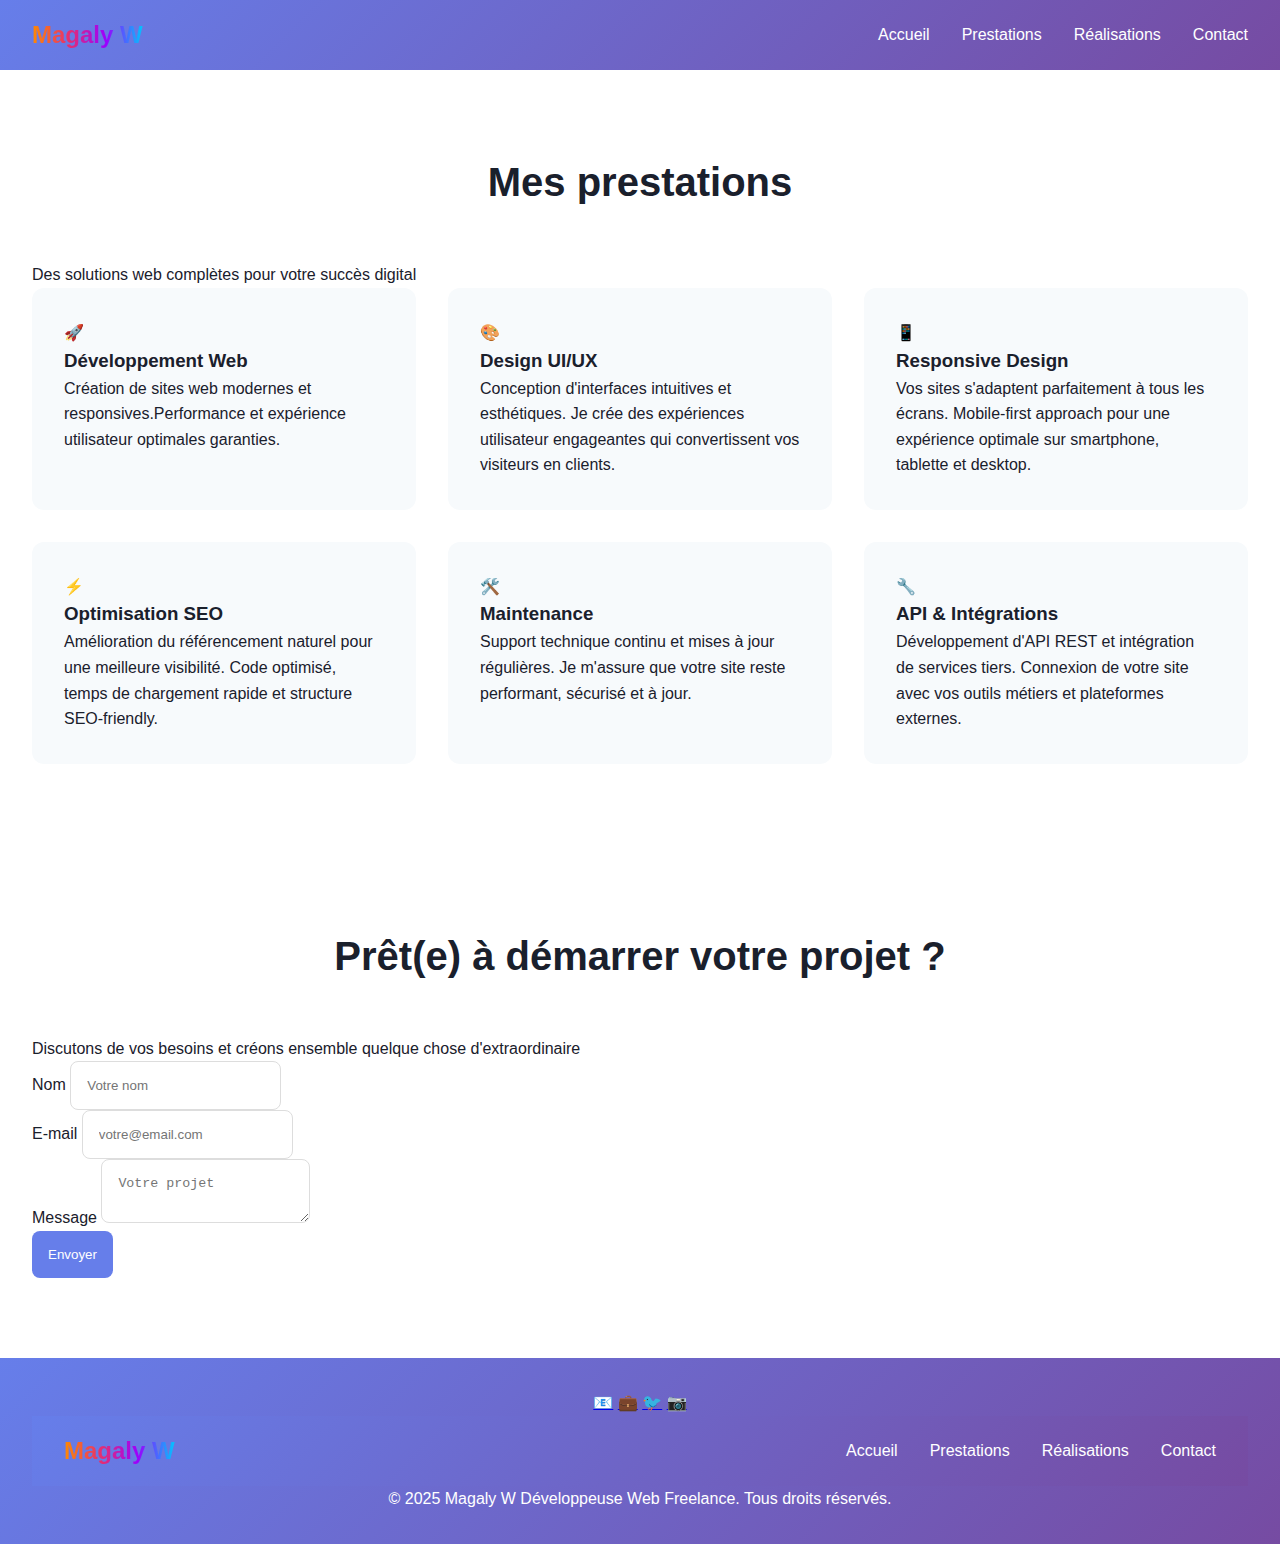
<file: contact.html>
<!DOCTYPE html>
<html lang="fr">
<head>
  <meta charset="UTF-8">
  <meta name="viewport" content="width=device-width, initial-scale=1.0">

  <!-- SEO -->
  <title>Magaly W</title>
  <meta name="description" content="Magaly, développeuse web freelance basée à Colmar. Je crée des sites vitrines et e-commerce modernes, responsives et optimisés SEO pour les entrepreneurs et petites entreprises.">
  <meta name="keywords" content="développeuse web freelance, création site vitrine, site e-commerce, SEO, Colmar, Alsace, Magaly W">
  <meta name="author" content="Magaly W">

  <!-- Open Graph (partage réseaux sociaux) -->
  <meta property="og:title" content="Développeuse Web Freelance | Magaly W"> 
  <meta property="og:description" content="Je transforme vos idées en expériences web modernes et performantes. Découvrez mes prestations et réalisations.">
  <meta property="og:type" content="website">
  <meta property="og:url" content="https://ton-domaine.com">
  <meta property="og:image" content="https://ton-domaine.com/images/preview.jpg">

  <!-- Twitter Card -->
  <meta name="twitter:card" content="summary_large_image">
  <meta name="twitter:title" content="Développeuse Web Freelance | Magaly W">
  <meta name="twitter:description" content="Création de sites web modernes, responsifs et optimisés SEO.">
  <meta name="twitter:image" content="https://ton-domaine.com/images/preview.jpg">

  <!-- Favicon -->
  <link rel="icon" href="favicon.ico" type="image/x-icon">

  <!-- CSS -->
  <link rel="stylesheet" href="style.css">
</head>

<body>
    <!-- Navigation -->
    <nav>
        <div class="nav-container">
            <div class="logo">Magaly W</div>
            <ul class="nav-links">
                <li><a href="index.html" rel="home" target="_blank">Accueil</a></li>
                <li><a href="prestations.html"  rel="noopener" target="_blank">Prestations</a></li>
                <li><a href="réalisations.html"  rel="noopener" target="_blank">Réalisations</a></li>
                <li><a href="contact.html" rel="noopener" target="_blank">Contact</a></li>
            </ul>
        </div>
    </nav>
    <!-- Services Section -->
    <section class="services" id="services">
        <h2 class="section-title">Mes prestations</h2>
        <p class="section-subtitle">Des solutions web complètes pour votre succès digital</p>
        <div class="services-grid">
            <div class="service-card fade-in-up">
                <div class="service-icon">🚀</div>
                <h3>Développement Web</h3>
                <p>
                    Création de sites web modernes et responsives.Performance et expérience utilisateur optimales garanties.
                </p>
            </div>
            <div class="service-card fade-in-up">
                <div class="service-icon">🎨</div>
                <h3>Design UI/UX</h3>
                <p>
                    Conception d'interfaces intuitives et esthétiques. Je crée des expériences utilisateur engageantes qui convertissent vos visiteurs en clients.
                </p>
            </div>
            <div class="service-card fade-in-up">
                <div class="service-icon">📱</div>
                <h3>Responsive Design</h3>
                <p>
                    Vos sites s'adaptent parfaitement à tous les écrans.  
                    Mobile-first approach pour une expérience optimale sur smartphone, tablette et desktop.
                </p>
            </div>
            <div class="service-card fade-in-up">
                <div class="service-icon">⚡</div>
                <h3>Optimisation SEO</h3>
                <p>
                    Amélioration du référencement naturel pour une meilleure visibilité.
                     Code optimisé, temps de chargement rapide et structure SEO-friendly.
                </p>
            </div>
            <div class="service-card fade-in-up">
                <div class="service-icon">🛠️</div>
                <h3>Maintenance</h3>
                <p>
                    Support technique continu et mises à jour régulières.
                     Je m'assure que votre site reste performant, sécurisé et à jour.
                </p>
            </div>
            <div class="service-card fade-in-up">
                <div class="service-icon">🔧</div>
                <h3>API & Intégrations</h3>
                <p>
                    Développement d'API REST et intégration de services tiers. 
                    Connexion de votre site avec vos outils métiers et plateformes externes.
                </p>
            </div>
        </div>
    </section>

    <!-- Contact Section -->
    <section class="contact" id="contact">
        <div class="contact-content">
            <h2>Prêt(e) à démarrer votre projet ?</h2>
            <p>Discutons de vos besoins et créons ensemble quelque chose d'extraordinaire</p>
            <div class="contact-form">
                <div class="form-group">
                    <label for="name">Nom</label>
                    <input type="text" id="name" placeholder="Votre nom">
                </div>
                <div class="form-group">
                    <label for="email">E-mail</label>
                    <input type="email" id="email" placeholder="votre@email.com">
                </div>
                <div class="form-group">
                    <label for="message">Message</label>
                    <textarea id="message" placeholder="Votre projet"></textarea>
                </div>
                <button class="submit-btn" onclick="handleSubmit()">Envoyer</button>
            </div>
        </div>
    </section>

    <!-- Footer -->
    <footer>
        <div class="social-links">
            <a href="#">📧</a>
            <a href="#">💼</a>
            <a href="#">🐦</a>
            <a href="#">📷</a>
        </div>
        <nav>
        <div class="nav-container">
            <div class="logo">Magaly W</div>
            <ul class="nav-links">
                <li><a href="index.html" rel="home" target="_blank">Accueil</a></li>
                <li><a href="prestations.html"  rel="noopener" target="_blank">Prestations</a></li>
                <li><a href="réalisations.html"  rel="noopener" target="_blank">Réalisations</a></li>
                <li><a href="contact.html" rel="noopener" target="_blank">Contact</a></li>
            </ul>
        </div>
    </nav>
        <p>
            &copy; 2025 Magaly W Développeuse Web Freelance. 
            Tous droits réservés.
        </p>
    </footer>

    <script src="script.js" defer></script>
    <script>
      window.si = window.si || function () { (window.siq = window.siq || []).push(arguments); };
    </script>

</body>
</html>
</file>
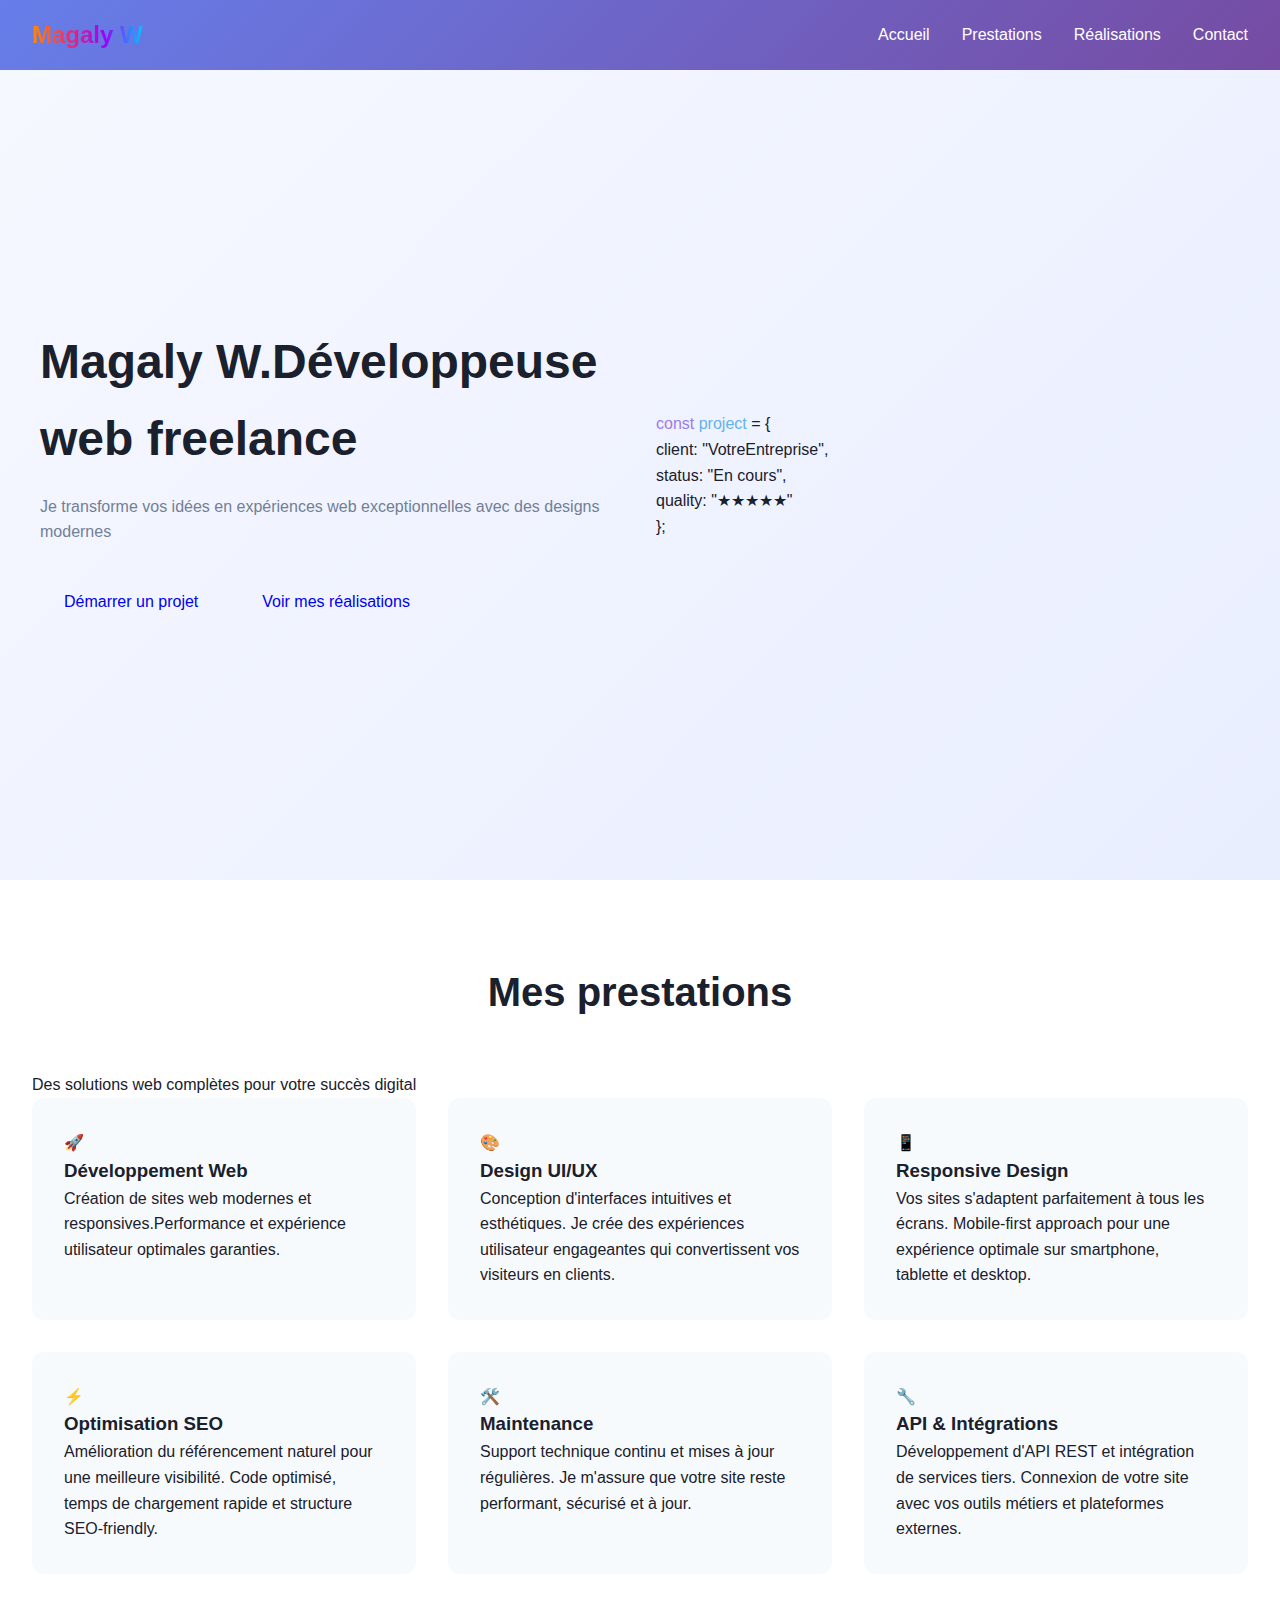
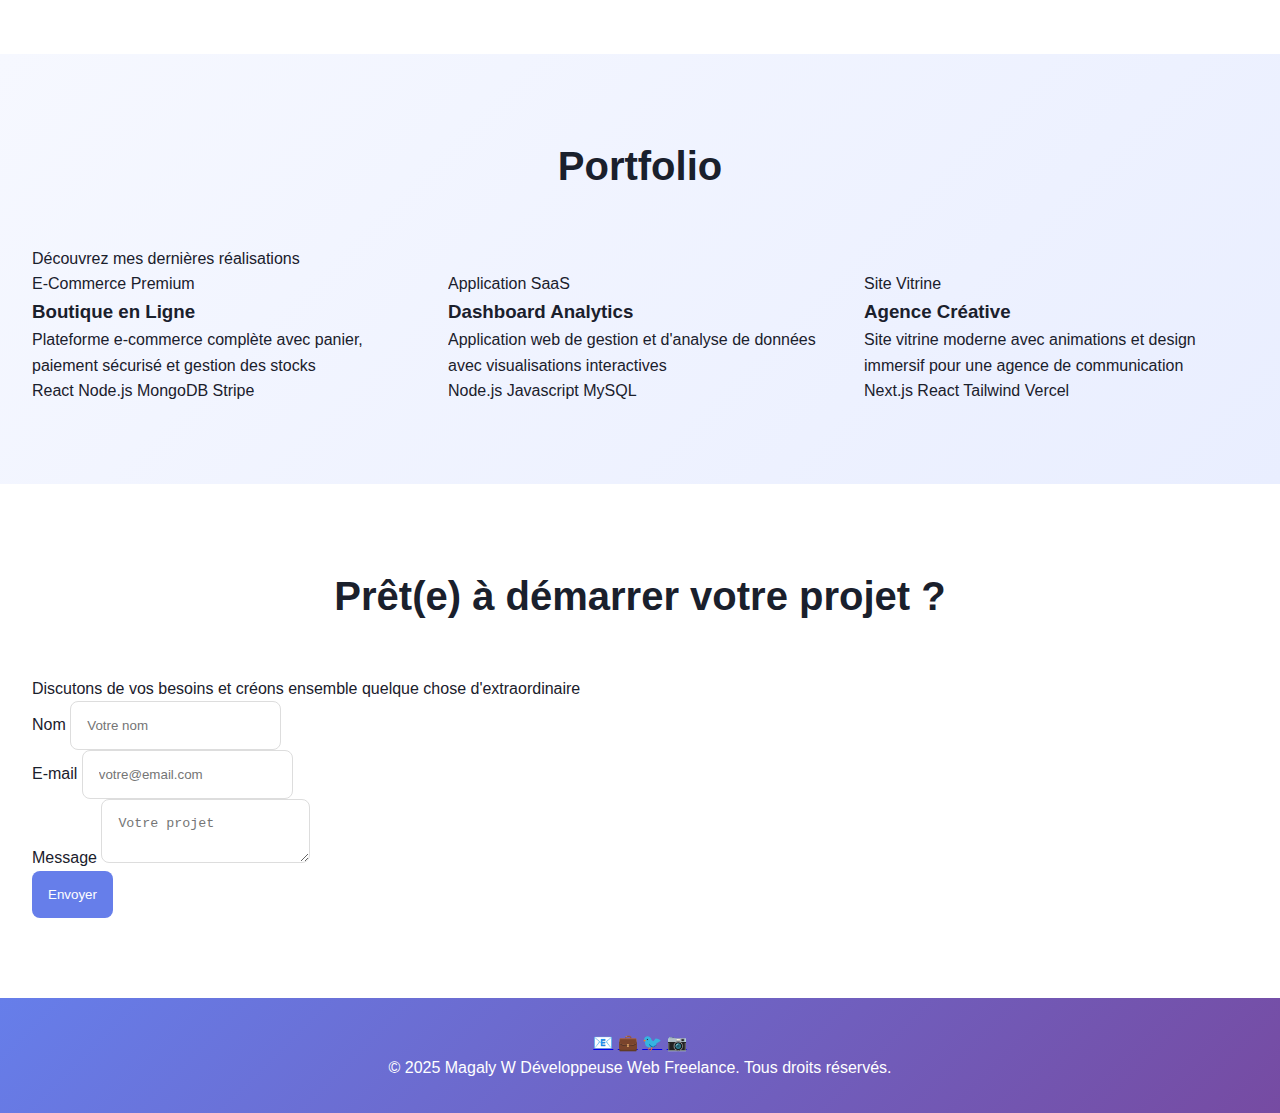
<file: prestations.html>
<!DOCTYPE html>
<html lang="fr">
<head>
  <meta charset="UTF-8">
  <meta name="viewport" content="width=device-width, initial-scale=1.0">

  <!-- SEO -->
  <title>Magaly W</title>
  <meta name="description" content="Magaly, développeuse web freelance basée à Colmar. Je crée des sites vitrines et e-commerce modernes, responsives et optimisés SEO pour les entrepreneurs et petites entreprises.">
  <meta name="keywords" content="développeuse web freelance, création site vitrine, site e-commerce, SEO, Colmar, Alsace, Magaly W">
  <meta name="author" content="Magaly W">

  <!-- Open Graph (partage réseaux sociaux) -->
  <meta property="og:title" content="Développeuse Web Freelance | Magaly W"> 
  <meta property="og:description" content="Je transforme vos idées en expériences web modernes et performantes. Découvrez mes prestations et réalisations.">
  <meta property="og:type" content="website">
  <meta property="og:url" content="https://ton-domaine.com">
  <meta property="og:image" content="https://ton-domaine.com/images/preview.jpg">

  <!-- Twitter Card -->
  <meta name="twitter:card" content="summary_large_image">
  <meta name="twitter:title" content="Développeuse Web Freelance | Magaly W">
  <meta name="twitter:description" content="Création de sites web modernes, responsifs et optimisés SEO.">
  <meta name="twitter:image" content="https://ton-domaine.com/images/preview.jpg">

  <!-- Favicon -->
  <link rel="icon" href="favicon.ico" type="image/x-icon">

  <!-- CSS -->
  <link rel="stylesheet" href="style.css">
</head>

<body>
    <!-- Navigation -->
    <nav>
        <div class="nav-container">
            <div class="logo">Magaly W</div>
            <ul class="nav-links">
                <li><a href="index.html" rel="home" target="_blank">Accueil</a></li>
                <li><a href="prestations.html" rel="noopener" target="_blank">Prestations</a></li>
                <li><a href="réalisations.html" rel="noopener" target="_blank">Réalisations</a></li>
                <li><a href="contact.html" rel="noopener" target="_blank">Contact</a></li>
            </ul>
        </div>
    </nav>

    <!-- Hero Section -->
    <section class="hero" id="home">
        <div class="hero-content">
            <div class="hero-text">
                <h1>Magaly W.Développeuse web freelance</h1>
                <p>
                    Je transforme vos idées en expériences web exceptionnelles avec  des designs modernes
                </p>
                <div class="cta-buttons">
                    <a href="#contact" class="btn btn-primary">Démarrer un projet</a>
                    <a href="#portfolio" class="btn btn-secondary">Voir mes réalisations</a>
                </div>
            </div>
            <div class="hero-visual">
                <div class="code-window">
                    <div class="window-header">
                        <div class="window-dot dot-red"></div>
                        <div class="window-dot dot-yellow"></div>
                        <div class="window-dot dot-green"></div>
                    </div>
                    <div class="code">
                        <div class="code-line"><span class="purple">const</span> <span class="blue">project</span> = {</div>
                        <div class="code-line">  <span class="green">client</span>: <span class="yellow">"VotreEntreprise"</span>,</div>
                        <div class="code-line">  <span class="green">status</span>: <span class="yellow">"En cours"</span>,</div>
                        <div class="code-line">  <span class="green">quality</span>: <span class="yellow">"★★★★★"</span></div>
                        <div class="code-line">};</div>
                    </div>
                </div>
            </div>
        </div>
    </section>

    <!-- Services Section -->
    <section class="services" id="services">
        <h2 class="section-title">Mes prestations</h2>
        <p class="section-subtitle">Des solutions web complètes pour votre succès digital</p>
        <div class="services-grid">
            <div class="service-card fade-in-up">
                <div class="service-icon">🚀</div>
                <h3>Développement Web</h3>
                <p>
                    Création de sites web modernes et responsives.Performance et expérience utilisateur optimales garanties.
                </p>
            </div>
            <div class="service-card fade-in-up">
                <div class="service-icon">🎨</div>
                <h3>Design UI/UX</h3>
                <p>
                    Conception d'interfaces intuitives et esthétiques. Je crée des expériences utilisateur engageantes qui convertissent vos visiteurs en clients.
                </p>
            </div>
            <div class="service-card fade-in-up">
                <div class="service-icon">📱</div>
                <h3>Responsive Design</h3>
                <p>
                    Vos sites s'adaptent parfaitement à tous les écrans.  
                    Mobile-first approach pour une expérience optimale sur smartphone, tablette et desktop.
                </p>
            </div>
            <div class="service-card fade-in-up">
                <div class="service-icon">⚡</div>
                <h3>Optimisation SEO</h3>
                <p>
                    Amélioration du référencement naturel pour une meilleure visibilité.
                     Code optimisé, temps de chargement rapide et structure SEO-friendly.
                </p>
            </div>
            <div class="service-card fade-in-up">
                <div class="service-icon">🛠️</div>
                <h3>Maintenance</h3>
                <p>
                    Support technique continu et mises à jour régulières.
                     Je m'assure que votre site reste performant, sécurisé et à jour.
                </p>
            </div>
            <div class="service-card fade-in-up">
                <div class="service-icon">🔧</div>
                <h3>API & Intégrations</h3>
                <p>
                    Développement d'API REST et intégration de services tiers. 
                    Connexion de votre site avec vos outils métiers et plateformes externes.
                </p>
            </div>
        </div>
    </section>

    <!-- Portfolio Section -->
    <section class="portfolio" id="portfolio">
        <h2 class="section-title">Portfolio</h2>
        <p class="section-subtitle">Découvrez mes dernières réalisations</p>
        <div class="portfolio-grid">
            <div class="portfolio-item fade-in-up">
                <div class="portfolio-image">E-Commerce Premium</div>
                <div class="portfolio-info">
                    <h3>Boutique en Ligne</h3>
                    <p>
                        Plateforme e-commerce complète avec panier, 
                        paiement sécurisé et gestion des stocks
                    </p>
                    <div class="tech-stack">
                        <span class="tech-tag">React</span>
                        <span class="tech-tag">Node.js</span>
                        <span class="tech-tag">MongoDB</span>
                        <span class="tech-tag">Stripe</span>
                    </div>
                </div>
            </div>
            <div class="portfolio-item fade-in-up">
                <div class="portfolio-image">Application SaaS</div>
                <div class="portfolio-info">
                    <h3>Dashboard Analytics</h3>
                    <p>
                        Application web de gestion et d'analyse de données avec visualisations interactives
                    </p>
                    <div class="tech-stack">
                        <span class="tech-tag">Node.js</span>
                        <span class="tech-tag">Javascript</span>
                        <span class="tech-tag">MySQL</span>
                    </div>
                </div>
            </div>
            <div class="portfolio-item fade-in-up">
                <div class="portfolio-image">Site Vitrine</div>
                <div class="portfolio-info">
                    <h3>Agence Créative</h3>
                    <p>
                        Site vitrine moderne avec animations et design immersif pour une agence de communication
                    </p>
                    <div class="tech-stack">
                        <span class="tech-tag">Next.js</span>
                        <span class="tech-tag">React</span>
                        <span class="tech-tag">Tailwind</span>
                        <span class="tech-tag">Vercel</span>
                    </div>
                </div>
            </div>
        </div>
    </section>

    <!-- Contact Section -->
    <section class="contact" id="contact">
        <div class="contact-content">
            <h2>Prêt(e) à démarrer votre projet ?</h2>
            <p>Discutons de vos besoins et créons ensemble quelque chose d'extraordinaire</p>
            <div class="contact-form">
                <div class="form-group">
                    <label for="name">Nom</label>
                    <input type="text" id="name" placeholder="Votre nom">
                </div>
                <div class="form-group">
                    <label for="email">E-mail</label>
                    <input type="email" id="email" placeholder="votre@email.com">
                </div>
                <div class="form-group">
                    <label for="message">Message</label>
                    <textarea id="message" placeholder="Votre projet"></textarea>
                </div>
                <button class="submit-btn" onclick="handleSubmit()">Envoyer</button>
            </div>
        </div>
    </section>

    <!-- Footer -->
    <footer>
        <div class="social-links">
            <a href="#">📧</a>
            <a href="#">💼</a>
            <a href="#">🐦</a>
            <a href="#">📷</a>
        </div>
        <p>
            &copy; 2025 Magaly W Développeuse Web Freelance. 
            Tous droits réservés.
        </p>
    </footer>

    <script src="script.js" defer></script>
    <script>
      window.si = window.si || function () { (window.siq = window.siq || []).push(arguments); };
    </script>

</body>
</html>
</file>
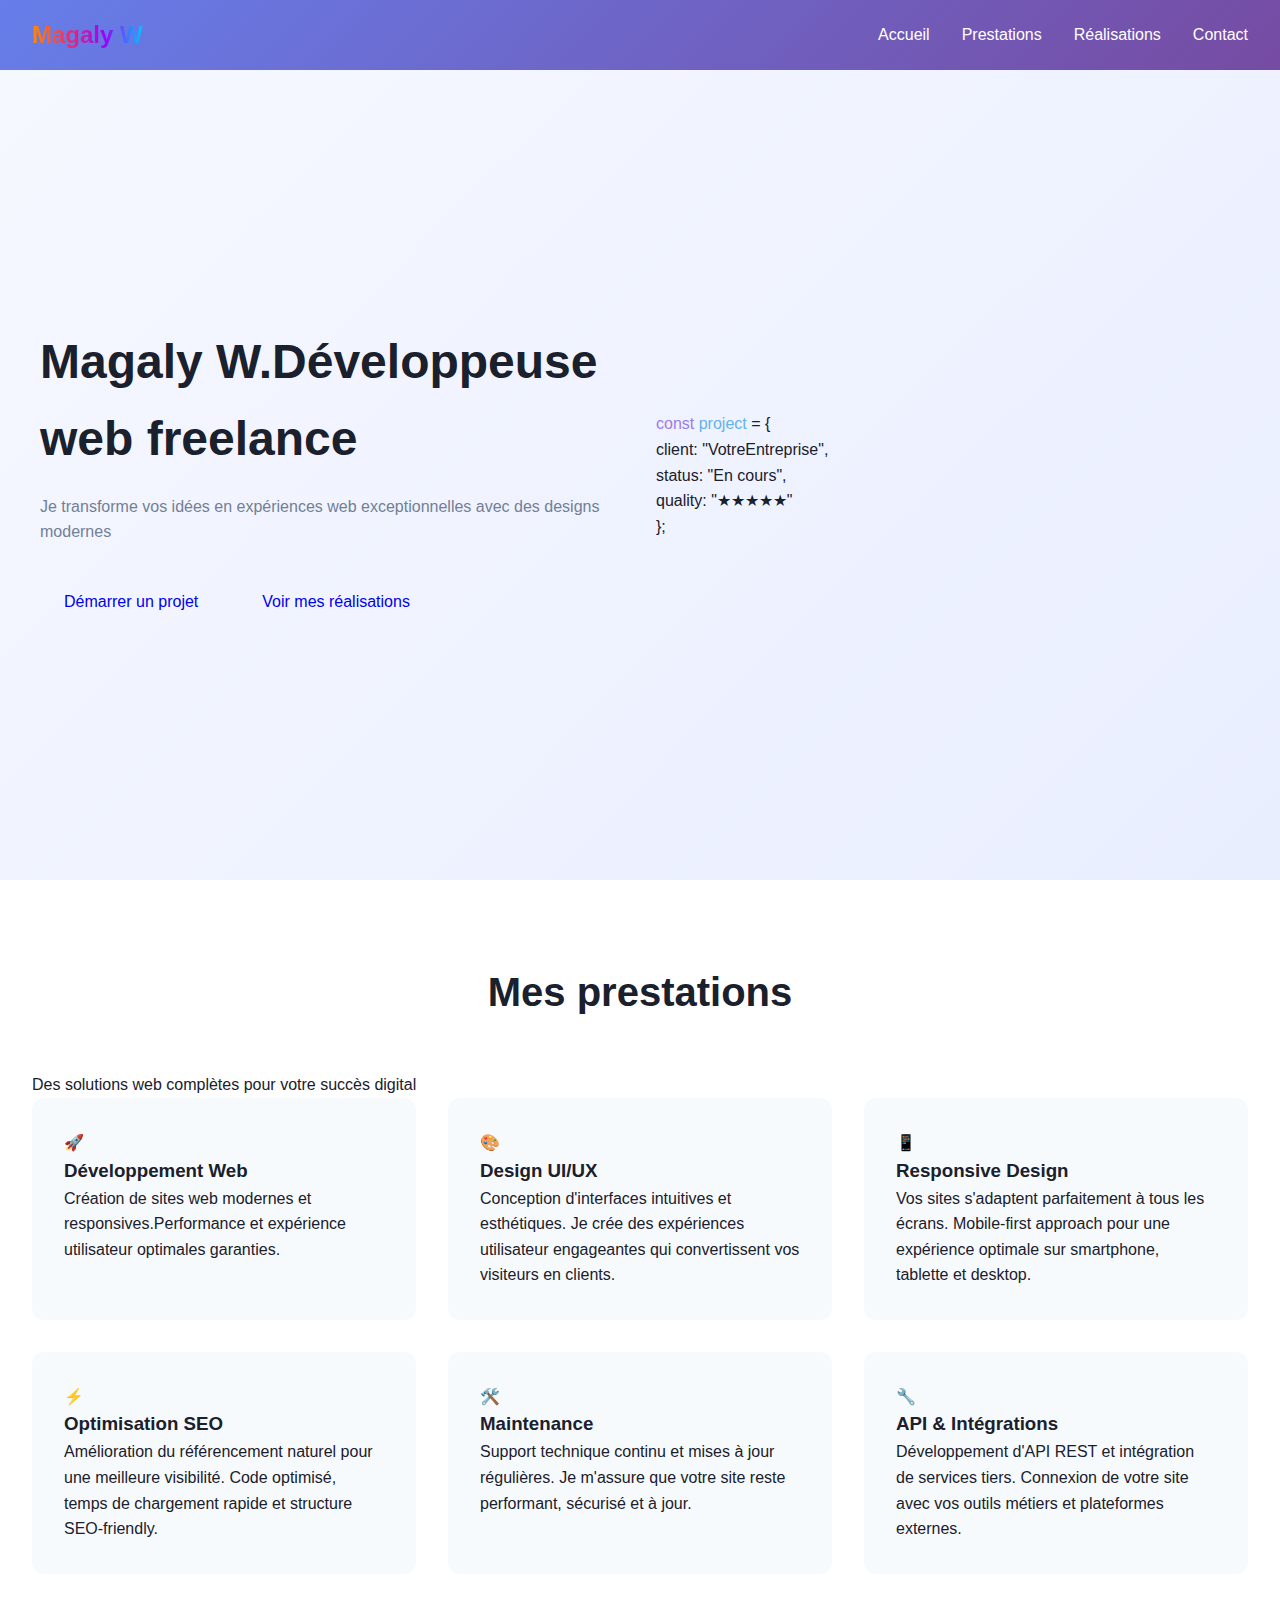
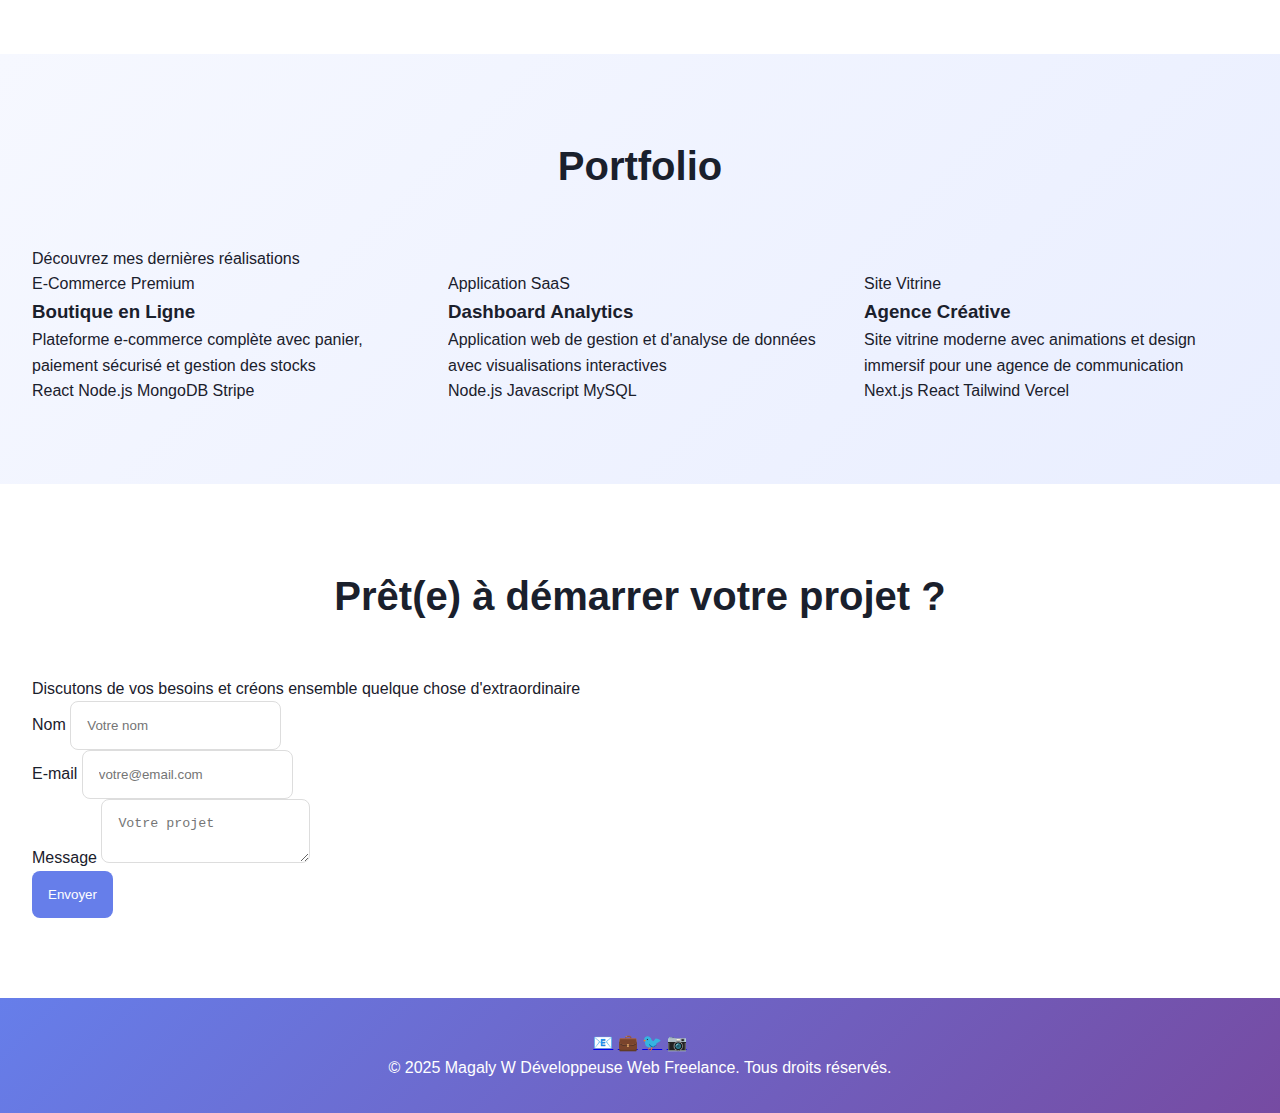
<file: réalisations.html>
<!DOCTYPE html>
<html lang="fr">
<head>
  <meta charset="UTF-8">
  <meta name="viewport" content="width=device-width, initial-scale=1.0">

  <!-- SEO -->
  <title>Magaly W</title>
  <meta name="description" content="Magaly, développeuse web freelance basée à Colmar. Je crée des sites vitrines et e-commerce modernes, responsives et optimisés SEO pour les entrepreneurs et petites entreprises.">
  <meta name="keywords" content="développeuse web freelance, création site vitrine, site e-commerce, SEO, Colmar, Alsace, Magaly W">
  <meta name="author" content="Magaly W">

  <!-- Open Graph (partage réseaux sociaux) -->
  <meta property="og:title" content="Développeuse Web Freelance | Magaly W"> 
  <meta property="og:description" content="Je transforme vos idées en expériences web modernes et performantes. Découvrez mes prestations et réalisations.">
  <meta property="og:type" content="website">
  <meta property="og:url" content="https://ton-domaine.com">
  <meta property="og:image" content="https://ton-domaine.com/images/preview.jpg">

  <!-- Twitter Card -->
  <meta name="twitter:card" content="summary_large_image">
  <meta name="twitter:title" content="Développeuse Web Freelance | Magaly W">
  <meta name="twitter:description" content="Création de sites web modernes, responsifs et optimisés SEO.">
  <meta name="twitter:image" content="https://ton-domaine.com/images/preview.jpg">

  <!-- Favicon -->
  <link rel="icon" href="favicon.ico" type="image/x-icon">

  <!-- CSS -->
  <link rel="stylesheet" href="style.css">
</head>

<body>
    <!-- Navigation -->
    <nav>
        <div class="nav-container">
            <div class="logo">Magaly W</div>
            <ul class="nav-links">
                <li><a href="#home">Accueil</a></li>
                <li><a href="#services">Prestations</a></li>
                <li><a href="#portfolio">Réalisations</a></li>
                <li><a href="#contact">Contact</a></li>
            </ul>
        </div>
    </nav>

    <!-- Hero Section -->
    <section class="hero" id="home">
        <div class="hero-content">
            <div class="hero-text">
                <h1>Magaly W.Développeuse web freelance</h1>
                <p>
                    Je transforme vos idées en expériences web exceptionnelles avec  des designs modernes
                </p>
                <div class="cta-buttons">
                    <a href="contact.html" rel="noopener" class="btn btn-primary">Démarrer un projet</a>
                    <a href="réalisations.html" rel="noopener" class="btn btn-secondary">Voir mes réalisations</a>
                </div>
            </div>
            <div class="hero-visual">
                <div class="code-window">
                    <div class="window-header">
                        <div class="window-dot dot-red"></div>
                        <div class="window-dot dot-yellow"></div>
                        <div class="window-dot dot-green"></div>
                    </div>
                    <div class="code">
                        <div class="code-line"><span class="purple">const</span> <span class="blue">project</span> = {</div>
                        <div class="code-line">  <span class="green">client</span>: <span class="yellow">"VotreEntreprise"</span>,</div>
                        <div class="code-line">  <span class="green">status</span>: <span class="yellow">"En cours"</span>,</div>
                        <div class="code-line">  <span class="green">quality</span>: <span class="yellow">"★★★★★"</span></div>
                        <div class="code-line">};</div>
                    </div>
                </div>
            </div>
        </div>
    </section>

    <!-- Services Section -->
    <section class="services" id="services">
        <h2 class="section-title">Mes prestations</h2>
        <p class="section-subtitle">Des solutions web complètes pour votre succès digital</p>
        <div class="services-grid">
            <div class="service-card fade-in-up">
                <div class="service-icon">🚀</div>
                <h3>Développement Web</h3>
                <p>
                    Création de sites web modernes et responsives.Performance et expérience utilisateur optimales garanties.
                </p>
            </div>
            <div class="service-card fade-in-up">
                <div class="service-icon">🎨</div>
                <h3>Design UI/UX</h3>
                <p>
                    Conception d'interfaces intuitives et esthétiques. Je crée des expériences utilisateur engageantes qui convertissent vos visiteurs en clients.
                </p>
            </div>
            <div class="service-card fade-in-up">
                <div class="service-icon">📱</div>
                <h3>Responsive Design</h3>
                <p>
                    Vos sites s'adaptent parfaitement à tous les écrans.  
                    Mobile-first approach pour une expérience optimale sur smartphone, tablette et desktop.
                </p>
            </div>
            <div class="service-card fade-in-up">
                <div class="service-icon">⚡</div>
                <h3>Optimisation SEO</h3>
                <p>
                    Amélioration du référencement naturel pour une meilleure visibilité.
                     Code optimisé, temps de chargement rapide et structure SEO-friendly.
                </p>
            </div>
            <div class="service-card fade-in-up">
                <div class="service-icon">🛠️</div>
                <h3>Maintenance</h3>
                <p>
                    Support technique continu et mises à jour régulières.
                     Je m'assure que votre site reste performant, sécurisé et à jour.
                </p>
            </div>
            <div class="service-card fade-in-up">
                <div class="service-icon">🔧</div>
                <h3>API & Intégrations</h3>
                <p>
                    Développement d'API REST et intégration de services tiers. 
                    Connexion de votre site avec vos outils métiers et plateformes externes.
                </p>
            </div>
        </div>
    </section>

    <!-- Portfolio Section -->
    <section class="portfolio" id="portfolio">
        <h2 class="section-title">Portfolio</h2>
        <p class="section-subtitle">Découvrez mes dernières réalisations</p>
        <div class="portfolio-grid">
            <div class="portfolio-item fade-in-up">
                <div class="portfolio-image">E-Commerce Premium</div>
                <div class="portfolio-info">
                    <h3>Boutique en Ligne</h3>
                    <p>
                        Plateforme e-commerce complète avec panier, 
                        paiement sécurisé et gestion des stocks
                    </p>
                    <div class="tech-stack">
                        <span class="tech-tag">React</span>
                        <span class="tech-tag">Node.js</span>
                        <span class="tech-tag">MongoDB</span>
                        <span class="tech-tag">Stripe</span>
                    </div>
                </div>
            </div>
            <div class="portfolio-item fade-in-up">
                <div class="portfolio-image">Application SaaS</div>
                <div class="portfolio-info">
                    <h3>Dashboard Analytics</h3>
                    <p>
                        Application web de gestion et d'analyse de données avec visualisations interactives
                    </p>
                    <div class="tech-stack">
                        <span class="tech-tag">Node.js</span>
                        <span class="tech-tag">Javascript</span>
                        <span class="tech-tag">MySQL</span>
                    </div>
                </div>
            </div>
            <div class="portfolio-item fade-in-up">
                <div class="portfolio-image">Site Vitrine</div>
                <div class="portfolio-info">
                    <h3>Agence Créative</h3>
                    <p>
                        Site vitrine moderne avec animations et design immersif pour une agence de communication
                    </p>
                    <div class="tech-stack">
                        <span class="tech-tag">Next.js</span>
                        <span class="tech-tag">React</span>
                        <span class="tech-tag">Tailwind</span>
                        <span class="tech-tag">Vercel</span>
                    </div>
                </div>
            </div>
        </div>
    </section>

    <!-- Contact Section -->
    <section class="contact" id="contact">
        <div class="contact-content">
            <h2>Prêt(e) à démarrer votre projet ?</h2>
            <p>Discutons de vos besoins et créons ensemble quelque chose d'extraordinaire</p>
            <div class="contact-form">
                <div class="form-group">
                    <label for="name">Nom</label>
                    <input type="text" id="name" placeholder="Votre nom">
                </div>
                <div class="form-group">
                    <label for="email">E-mail</label>
                    <input type="email" id="email" placeholder="votre@email.com">
                </div>
                <div class="form-group">
                    <label for="message">Message</label>
                    <textarea id="message" placeholder="Votre projet"></textarea>
                </div>
                <button class="submit-btn" onclick="handleSubmit()">Envoyer</button>
            </div>
        </div>
    </section>

    <!-- Footer -->
    <footer>
        <div class="social-links">
            <a href="#">📧</a>
            <a href="#">💼</a>
            <a href="#">🐦</a>
            <a href="#">📷</a>
        </div>
        <p>
            &copy; 2025 Magaly W Développeuse Web Freelance. 
            Tous droits réservés.
        </p>
    </footer>

    <script src="script.js" defer></script>
    <script>
      window.si = window.si || function () { (window.siq = window.siq || []).push(arguments); };
    </script>

</body>
</html>
</file>
<file: style.css>
/* ------------------------------
   RESET + VARIABLES
------------------------------ */
* {
  margin: 0;
  padding: 0;
  box-sizing: border-box;
}

:root {
  --primary: #667eea;
  --primary-dark: #5a67d8;
  --secondary: #f56565;
  --dark: #1a202c;
  --gray: #718096;
  --light: #f7fafc;
  --gradient: linear-gradient(135deg, #667eea 0%, #764ba2 100%);
}

body {
  font-family: -apple-system, BlinkMacSystemFont, 'Segoe UI', Roboto, 'Helvetica Neue', Arial, sans-serif;
  line-height: 1.6;
  color: var(--dark);
  background: var(--light);
  overflow-x: hidden;
}

/* ------------------------------
   NAVIGATION
------------------------------ */
nav {
  background: var(--gradient);
  padding: 1rem 2rem;
  position: sticky;
  top: 0;
  z-index: 1000;
}

.nav-container {
  display: flex;
  justify-content: space-between;
  align-items: center;
}

.logo {
  font-size: 1.5rem;
  font-weight: bold;
  color: white;
  background: linear-gradient(90deg, #ff8a00, #e52e71, #9b00ff, #00c6ff);
  -webkit-background-clip: text;
  background-clip: text;
  color: transparent;
  animation: shimmer 3s infinite;
}

.nav-links {
    list-style: none;
  display: flex;
  gap: 2rem;
}

.nav-links a {
  color: white;
  text-decoration: none;
  transition: opacity 0.3s;
}

.nav-links a:hover {
  opacity: 0.8;
}

/* ------------------------------
   HERO
------------------------------ */
.hero {
  min-height: 90vh;
  display: flex;
  align-items: center;
  padding: 4rem 2rem;
  background: linear-gradient(135deg, #f6f8ff 0%, #e9eeff 100%);
}

.hero-content {
  display: grid;
  grid-template-columns: 1fr 1fr;
  gap: 2rem;
  max-width: 1200px;
  margin: 0 auto;
  align-items: center;
}

.hero-text h1 {
  font-size: 3rem;
  margin-bottom: 1rem;
  animation: slideInLeft 1s ease-out;
}

.hero-text p {
  color: var(--gray);
  margin-bottom: 2rem;
  animation: fadeIn 2s ease-out;
}

.cta-buttons {
  display: flex;
  gap: 1rem;
  animation: slideUp 1s ease-out;
}

.btn {
  padding: 0.75rem 1.5rem;
  border-radius: 8px;
  text-decoration: none;
  transition: transform 0.3s;
}

.btn.primary {
  background: var(--primary);
  color: white;
}

.btn.primary:hover {
  background: var(--primary-dark);
  transform: translateY(-2px);
}

.btn.secondary {
  border: 2px solid var(--primary);
  color: var(--primary);
}

.btn.secondary:hover {
  background: var(--light);
  transform: translateY(-2px);
}

.hero-visual {
  position: relative;
  animation: float 6s ease-in-out infinite;
}

.hero-visual img {
  width: 100%;
  border-radius: 16px;
  box-shadow: 0 10px 25px rgba(0, 0, 0, 0.1);
}

/* ------------------------------
   SERVICES
------------------------------ */
.services {
  padding: 5rem 2rem;
  background: white;
}

.services h2 {
  text-align: center;
  font-size: 2.5rem;
  margin-bottom: 3rem;
}

.services-grid {
  display: grid;
  grid-template-columns: repeat(auto-fit, minmax(300px, 1fr));
  gap: 2rem;
}

.service-card {
  padding: 2rem;
  border-radius: 12px;
  background: var(--light);
  transition: transform 0.3s, box-shadow 0.3s;
}

.service-card:hover {
  transform: translateY(-5px);
  box-shadow: 0 15px 30px rgba(0, 0, 0, 0.1);
}

/* ------------------------------
   PORTFOLIO
------------------------------ */
.portfolio {
  padding: 5rem 2rem;
  background: linear-gradient(135deg, #f6f8ff 0%, #e9eeff 100%);
}

.portfolio h2 {
  text-align: center;
  font-size: 2.5rem;
  margin-bottom: 3rem;
}

.portfolio-grid {
  display: grid;
  grid-template-columns: repeat(auto-fit, minmax(300px, 1fr));
  gap: 2rem;
}

.portfolio-item {
  border-radius: 12px;
  overflow: hidden;
  transition: transform 0.3s, box-shadow 0.3s;
}

.portfolio-item:hover {
  transform: translateY(-5px);
  box-shadow: 0 15px 30px rgba(0, 0, 0, 0.1);
}

.portfolio-item img {
  width: 100%;
  height: auto;
  border-radius: 0.5rem;
  object-fit: cover;
}

/* ------------------------------
   CONTACT
------------------------------ */
.contact {
  padding: 5rem 2rem;
  background: white;
}

.contact h2 {
  text-align: center;
  font-size: 2.5rem;
  margin-bottom: 3rem;
}

.contact form {
  max-width: 600px;
  margin: 0 auto;
  display: grid;
  gap: 1rem;
}

.contact input,
.contact textarea {
  padding: 1rem;
  border: 1px solid #ddd;
  border-radius: 8px;
}

.contact button {
  padding: 1rem;
  border: none;
  border-radius: 8px;
  background: var(--primary);
  color: white;
  cursor: pointer;
  transition: background 0.3s;
}

.contact button:hover {
  background: var(--primary-dark);
}

/* ------------------------------
   FOOTER
------------------------------ */
footer {
  background: var(--gradient);
  color: white;
  text-align: center;
  padding: 2rem;
}

/* ------------------------------
   ANIMATIONS
------------------------------ */
@keyframes shimmer {
  0% { background-position: -500% 0; }
  100% { background-position: 500% 0; }
}

@keyframes float {
  0%, 100% { transform: translateY(0px); }
  50% { transform: translateY(-20px); }
}

@keyframes slideInLeft {
  from { transform: translateX(-100%); opacity: 0; }
  to { transform: translateX(0); opacity: 1; }
}

@keyframes fadeIn {
  from { opacity: 0; }
  to { opacity: 1; }
}

@keyframes slideUp {
  from { transform: translateY(100%); opacity: 0; }
  to { transform: translateY(0); opacity: 1; }
}

@keyframes typeIn {
  from { width: 0; }
  to { width: 100%; }
}

/* ------------------------------
   CODE COLORS
------------------------------ */
.code .purple { color: #9f7aea; }
.code .blue { color: #63b3ed; }

/* ------------------------------
   RESPONSIVE
------------------------------ */
@media (max-width: 768px) {
  .nav-links { display: none; }

  .hero-content {
    grid-template-columns: 1fr;
    text-align: center;
  }

  .hero-text h1 { font-size: 2.5rem; }

  .cta-buttons {
    flex-direction: column;
    align-items: center;
  }

  .hero-visual { display: none; }

  .services-grid,
  .portfolio-grid {
    grid-template-columns: 1fr;
  }
}
</file>
